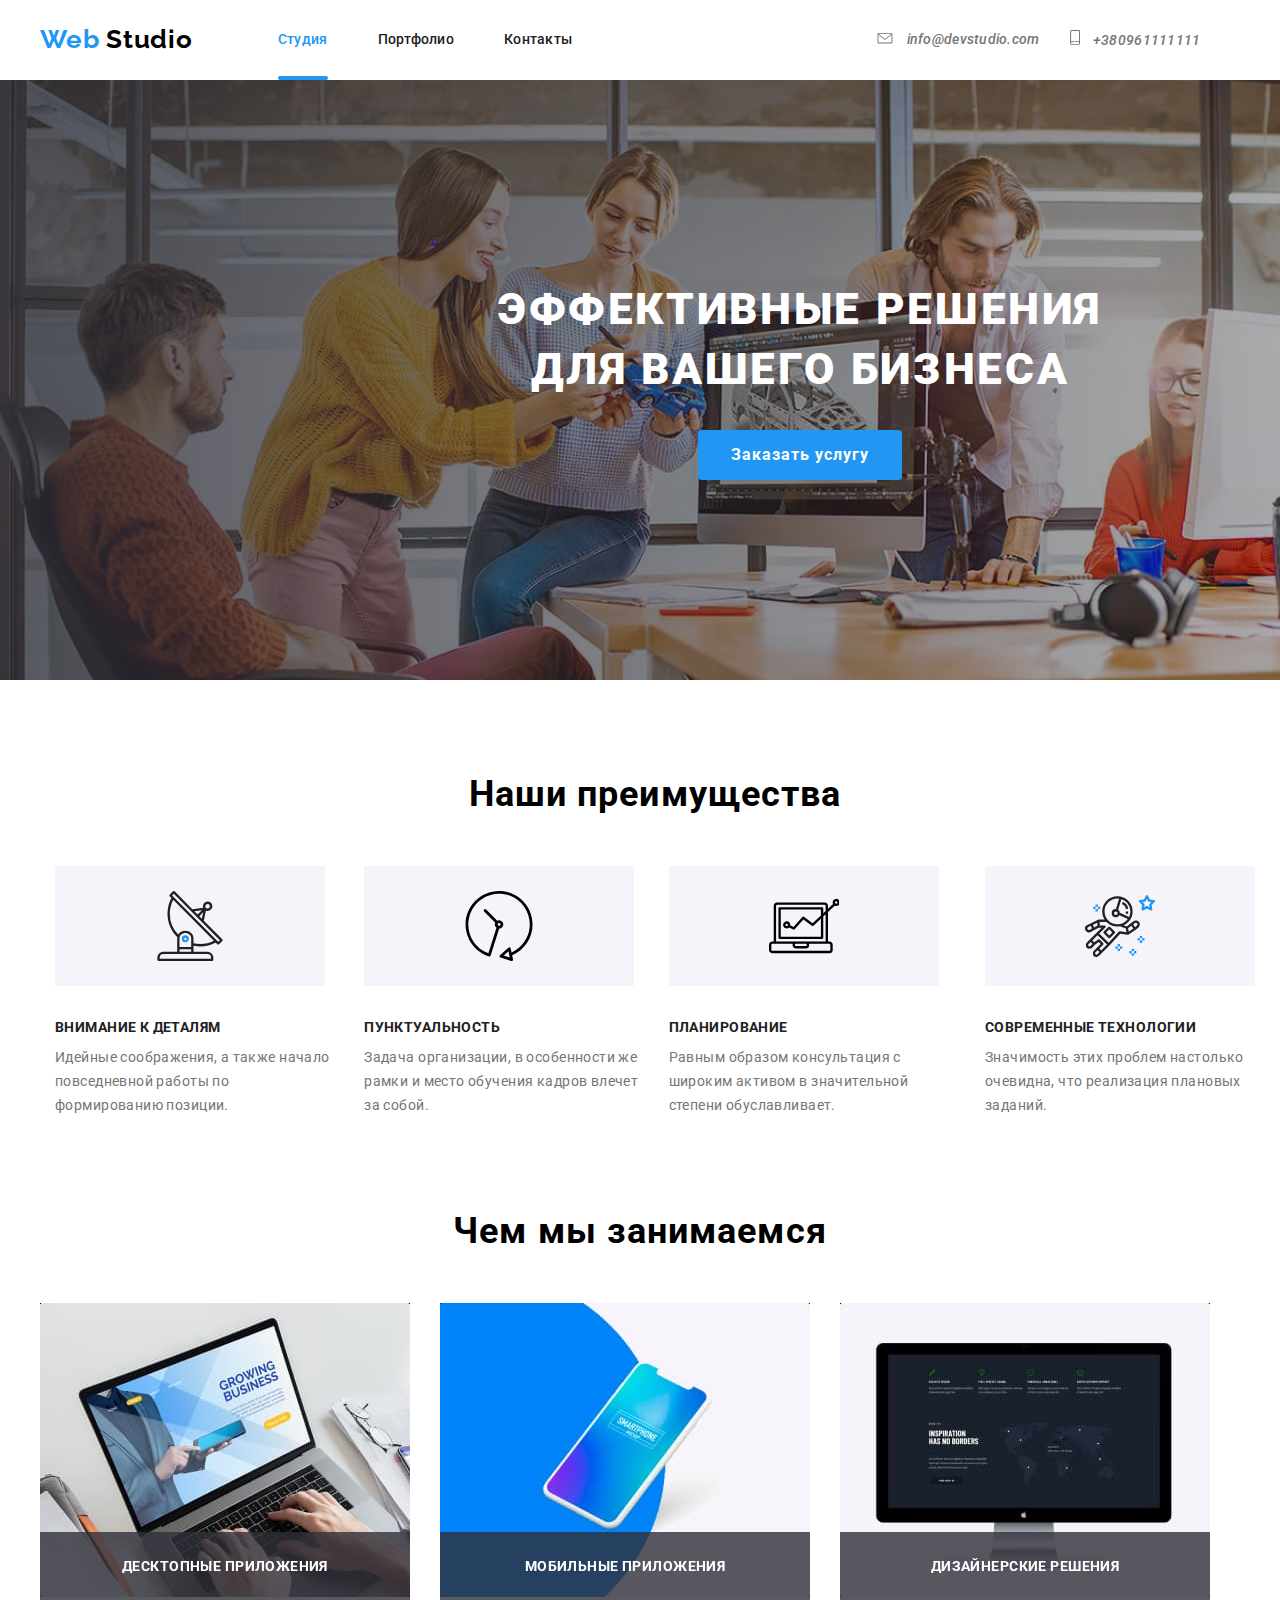
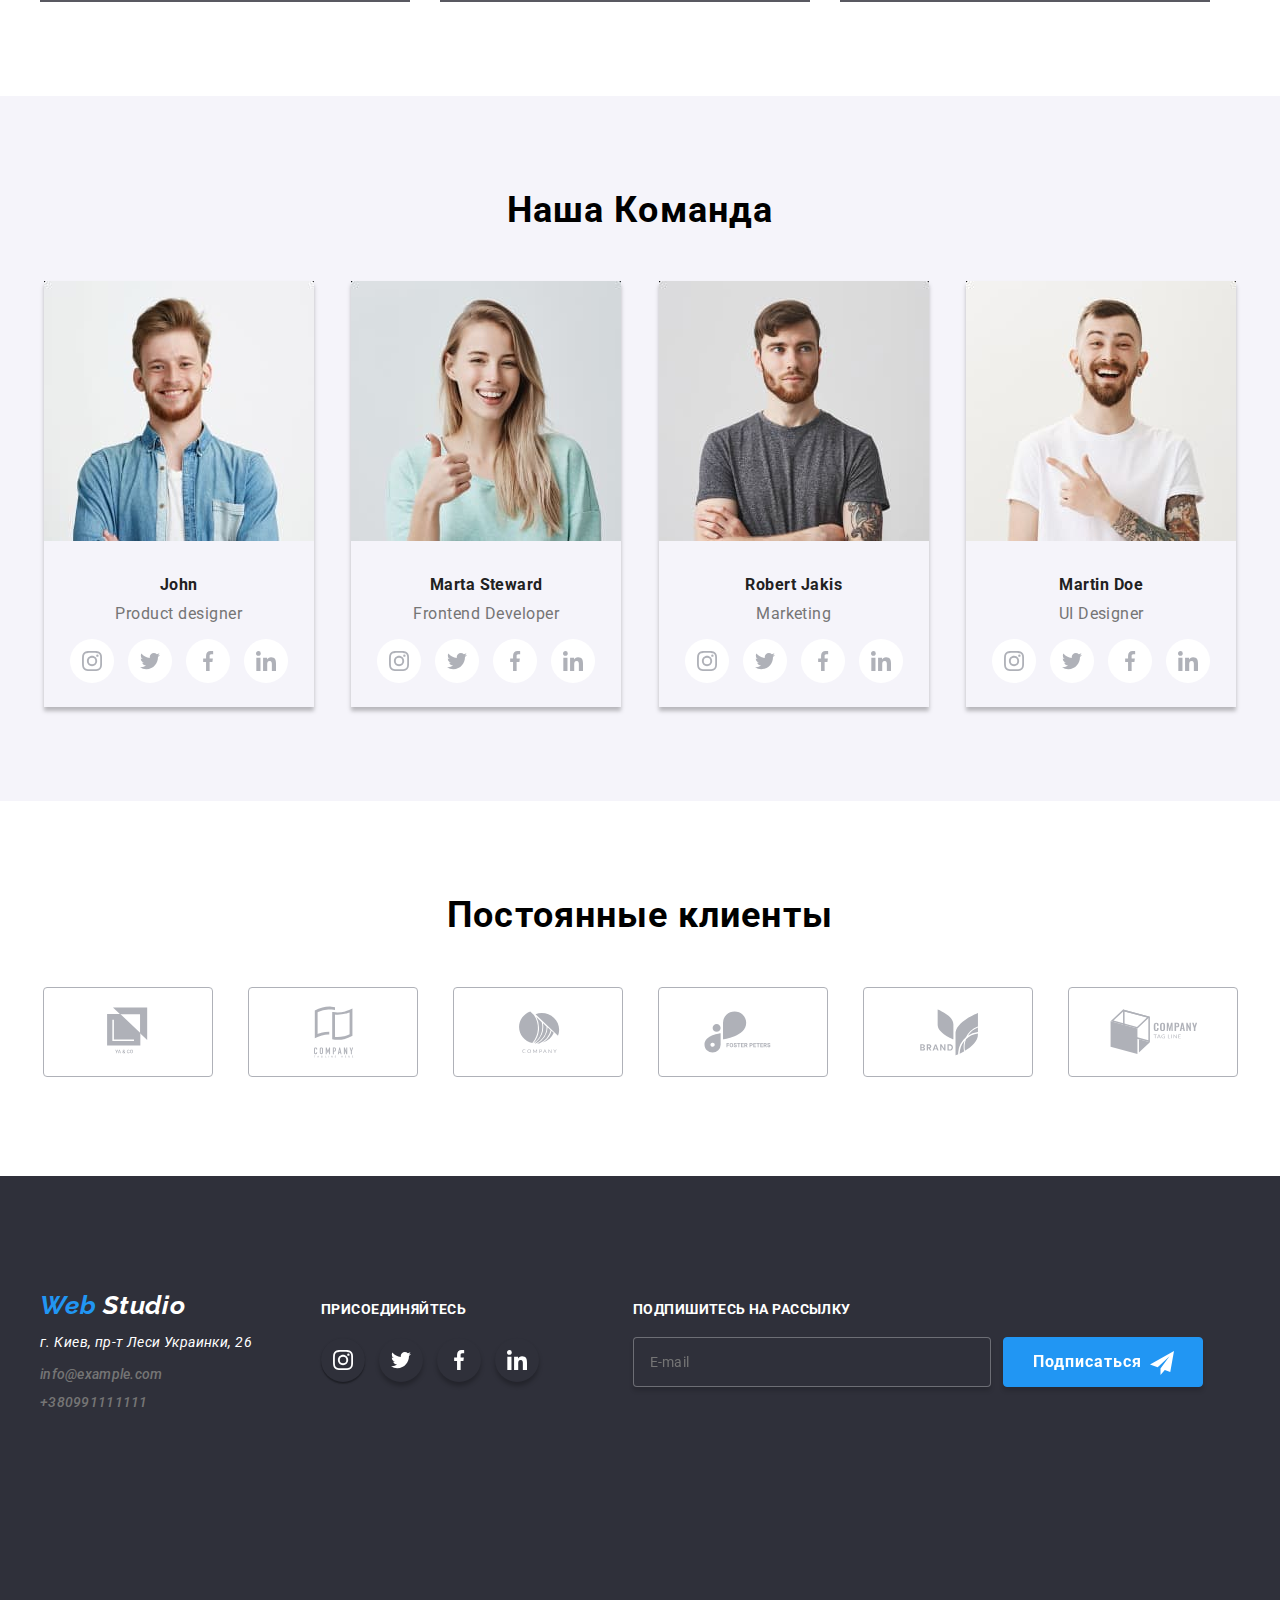
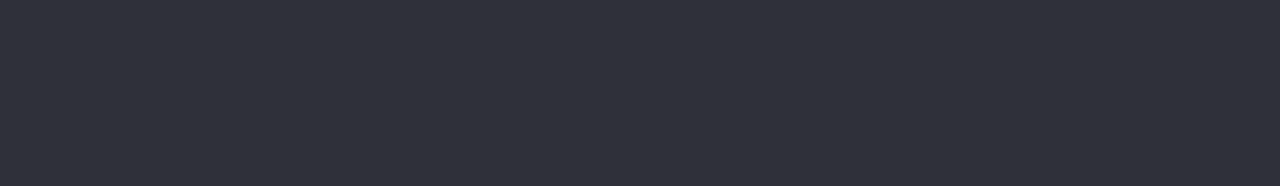
<file: index.html>
<!DOCTYPE html>
<html lang="ru">
  <head>
    <meta charset="UTF-8" />
    <meta name="viewport" content="width=device-width, initial-scale=1.0" />
    <title>Web Studio</title>
    <link
      href="https://fonts.googleapis.com/css2?family=Raleway:wght@700&family=Roboto:wght@400;500;700;900&display=swap"
      rel="stylesheet"
    />
    <link
      rel="stylesheet"
      href="https://cdnjs.cloudflare.com/ajax/libs/modern-normalize/0.6.0/modern-normalize.min.css"
    />
    <link rel="stylesheet" href="./css/styles.css" />
  </head>

  <body>
    <header>
      <nav class="navigation-link container">
        <a href="" class="logo"
          ><span class="logo-accent">Web</span
          ><span class="logo-studio"> Studio</span></a
        >
        <ul class="list site-nav">
          <li class="item"><a href="" class="link current">Студия</a></li>
          <li class="item">
            <a href="./portfolio.html" class="link">Портфолио</a>
          </li>
          <li class="item"><a href="" class="link">Контакты</a></li>
        </ul>
        <address>
          <ul class="list auth-nav">
            <li class="item mail-adress">
              <a href="mailto:info@devstudio.com" class="link contact">
                <svg class="mail-svg" aria-label="маленький конверт">
                  <use href="./images/sprite.svg#icon-envelope"></use>
                </svg>
                info@devstudio.com</a
              >
            </li>
            <li class="item phone">
              <a href="tel:+380961111111" class="link contact">
                <svg class="tel-svg" aria-label="маленький телефон">
                  <use href="./images/sprite.svg#icon-smartphone"></use>
                </svg>
                +380961111111</a
              >
            </li>
          </ul>
        </address>
      </nav>
    </header>
    <!-- Секция herro -->
    <div>
      <section class="hero">
        <h1 class="title-hero">ЭФФЕКТИВНЫЕ РЕШЕНИЯ ДЛЯ ВАШЕГО БИЗНЕСА</h1>
        <!-- Здесь будет background-image, сделанный при помощи стилей -->

        <button type="button" class="button-hero" data-modal-open>
          Заказать услугу
        </button>
      </section>
    </div>
    <div class="backdrop is-hidden" data-modal>
      <div class="modal">
        <b class="modal-title">Оставьте свои данные, мы вам перезвоним</b>
        <form>
          <div class="form-field">
            <input type="text" name="name" id="name" placeholder=" " />
            <label for="name" class="form-label">Имя</label>

            <svg class="icon">
              <use href="./images/sprite.svg#icon-person-icon"></use>
            </svg>
          </div>

          <div class="form-field">
            <input type="tel" name="phone" id="phone" placeholder=" " />
            <label for="phone" class="form-label">Телефон</label>

            <svg class="icon">
              <use href="./images/sprite.svg#icon-phone-modal-icon"></use>
            </svg>
          </div>

          <div class="form-field">
            <input type="email" name="email" id="email" placeholder=" " />
            <label for="email" class="form-label">Почта</label>
            <svg class="icon">
              <use href="./images/sprite.svg#icon-email-icon"></use>
            </svg>
          </div>

          <div class="form-field">
            <textarea name="comment"  cols="20" rows="10" placeholder="Комментарий"></textarea>
          </div>
        </form>

        <label class="checkbox"
          ><input type="checkbox" name="checkbox" class="input-checkbox" /><span
            class="icon-checkbox"
          ></span>
          <span class="checkbox-comment">
            Соглашаюсь с рассылкой и принимаю

            <a href="" class="modal-link">Условия договора</a>
          </span></label
        >

        <button type="button" class="close-button" data-modal-close>
          <svg class="close-icon">
            <use href="./images/sprite.svg#icon-close-icon"></use>
          </svg>
        </button>
        <button type="button" class="to-send">Отправить</button>
      </div>
    </div>
    <!-- Секция наши преимущества -->
    <section class="element container">
      <div class="container">
        <h2 class="section-title">Наши преимущества</h2>
        <ul class="list">
          <li class="background-item antenn">
            <div class="">
              <svg class="advantage-svg" aria-label="иконка антена">
                <use href="./images/sprite.svg#icon-antenna"></use>
              </svg>
            </div>
            <h3 class="advantage">ВНИМАНИЕ К ДЕТАЛЯМ</h3>
            <p class="advantage-comment">
              Идейные соображения, а также начало повседневной работы по
              формированию позиции.
            </p>
          </li>
          <li class="background-item clock">
            <div>
              <svg class="advantage-svg" aria-label="иконка часы">
                <use href="./images/sprite.svg#icon-clock"></use>
              </svg>
            </div>
            <h3 class="advantage">ПУНКТУАЛЬНОСТЬ</h3>
            <p class="advantage-comment">
              Задача организации, в особенности же рамки и место обучения кадров
              влечет за собой.
            </p>
          </li>
          <li class="background-item diagramm">
            <div>
              <svg class="advantage-svg" aria-label="маленький компьютер">
                <use href="./images/sprite.svg#icon-diagramm"></use>
              </svg>
            </div>
            <h3 class="advantage">ПЛАНИРОВАНИЕ</h3>
            <p class="advantage-comment">
              Равным образом консультация с широким активом в значительной
              степени обуславливает.
            </p>
          </li>
          <li class="background-item astronaut">
            <div>
              <svg class="advantage-svg" aria-label="иконка астронавт">
                <use href="./images/sprite.svg#icon-astronaut"></use>
              </svg>
            </div>
            <h3 class="advantage">СОВРЕМЕННЫЕ ТЕХНОЛОГИИ</h3>
            <p class="advantage-comment">
              Значимость этих проблем настолько очевидна, что реализация
              плановых заданий.
            </p>
          </li>
        </ul>
      </div>
    </section>
    <!-- Секция-Чем мы занимаемся -->
    <section class="service">
      <div class="container">
        <h2 class="services-title">Чем мы занимаемся</h2>
        <ul class="list">
          <li class="service-item">
            <img src="./images/computer.jpg " alt="Компьютер" />

            <a href="" class="services">Десктопные приложения</a>
          </li>
          <li class="service-item">
            <img src="./images/phone.jpg" alt="телефон" />

            <a href="" class="services">Мобильные приложения</a>
          </li>
          <li class="service-item">
            <img src="./images/monitor.jpg" alt="монитор" />

            <a href="" class="services">Дизайнерские решения</a>
          </li>
        </ul>
      </div>
    </section>
    <!-- Секция- Список специалистов -->
    <section class="ouver-team">
      <div class="container">
        <h2 class="team">Наша Команда</h2>

        <ul class="list social-list">
          <li class="john">
            <div>
              <img src="./images/our-team/john.jpg" alt="фото-портрет" />

              <p class="name"><b>John</b></p>
              <p class="position">Product designer</p>
            </div>

            <address>
              <ul class="list">
                <li>
                  <a href="" target="_blank" class="social-link">
                    <svg
                      class="inst-svg social-svg"
                      width="20"
                      height="20"
                      aria-label="иконка инстаграмм"
                    >
                      <use href="./images/sprite.svg#icon-instagramm"></use>
                    </svg>
                  </a>
                  <a
                    href=""
                    target="_blank"
                    class="social-link"
                    aria-label="иконка твиттер"
                  >
                    <svg
                      class="twitter-svg social-svg"
                      width="20px"
                      height="20px"
                    >
                      <use href="./images/sprite.svg#icon-twitter"></use>
                    </svg>
                  </a>
                  <a href="" target="_blank" class="social-link">
                    <svg
                      class="facebook-svg social-svg"
                      width="20px"
                      height="20px"
                      aria-label="иконка фейсбук"
                    >
                      <use href="./images/sprite.svg#icon-facebook"></use>
                    </svg>
                  </a>

                  <a
                    href=""
                    target="_blank"
                    class="social-link"
                    aria-label="иконка линкедин"
                  >
                    <svg class="linkedin-svg social-svg" width="20" height="20">
                      <use href="./images/sprite.svg#icon-linkedin"></use>
                    </svg>
                  </a>
                </li>
              </ul>
            </address>
          </li>
          <li class="marta">
            <div>
              <img src="./images/our-team/marta.jpg" alt="фото-портрет" />

              <p class="name"><b>Marta Steward</b></p>
              <p class="position">Frontend Developer</p>
            </div>

            <address>
              <ul class="list">
                <li>
                  <a href="" target="_blank" class="social-link">
                    <svg
                      class="inst-svg social-svg"
                      width="20"
                      height="20"
                      aria-label="иконка инстаграм"
                    >
                      <use href="./images/sprite.svg#icon-instagramm"></use>
                    </svg>
                  </a>
                  <a
                    href=""
                    target="_blank"
                    class="social-link"
                    aria-label="иконка твиттер"
                  >
                    <svg
                      class="twitter-svg social-svg"
                      width="20px"
                      height="20px"
                    >
                      <use href="./images/sprite.svg#icon-twitter"></use>
                    </svg>
                  </a>
                  <a
                    href=""
                    target="_blank"
                    class="social-link"
                    aria-label="иконка фейсбук"
                  >
                    <svg
                      class="facebook-svg social-svg"
                      width="20px"
                      height="20px"
                    >
                      <use href="./images/sprite.svg#icon-facebook"></use>
                    </svg>
                  </a>

                  <a
                    href=""
                    target="_blank"
                    class="social-link"
                    aria-label="иконка линкедин"
                  >
                    <svg class="linkedin-svg social-svg" width="20" height="20">
                      <use href="./images/sprite.svg#icon-linkedin"></use>
                    </svg>
                  </a>
                </li>
              </ul>
            </address>
          </li>
          <li class="robert">
            <div>
              <img src="./images/our-team/robert.jpg" alt="фото-портрет" />

              <p class="name"><b>Robert Jakis</b></p>
              <p class="position">Marketing</p>
            </div>

            <address>
              <ul class="list">
                <li>
                  <a
                    href=""
                    target="_blank"
                    class="social-link"
                    aria-label="иконка инстаграм"
                  >
                    <svg class="inst-svg social-svg" width="20" height="20">
                      <use href="./images/sprite.svg#icon-instagramm"></use>
                    </svg>
                  </a>
                  <a
                    href=""
                    target="_blank"
                    class="social-link"
                    aria-label="иконка твиттер"
                  >
                    <svg
                      class="twitter-svg social-svg"
                      width="20px"
                      height="20px"
                    >
                      <use href="./images/sprite.svg#icon-twitter"></use>
                    </svg>
                  </a>
                  <a
                    href=""
                    target="_blank"
                    class="social-link"
                    aria-label="иконка фейсбук"
                  >
                    <svg
                      class="facebook-svg social-svg"
                      width="20px"
                      height="20px"
                    >
                      <use href="./images/sprite.svg#icon-facebook"></use>
                    </svg>
                  </a>

                  <a href="" target="_blank" class="social-link">
                    <svg
                      class="linkedin-svg social-svg"
                      width="20"
                      height="20"
                      aria-label="иконка твиттер"
                    >
                      <use href="./images/sprite.svg#icon-linkedin"></use>
                    </svg>
                  </a>
                </li>
              </ul>
            </address>
          </li>

          <li class="martin">
            <div>
              <img src="./images/our-team/martin.jpg" alt="фото-портрет" />

              <p class="name"><b>Martin Doe</b></p>
              <p class="position">UI Designer</p>
            </div>

            <address>
              <ul class="list">
                <li>
                  <a href="" target="_blank" class="social-link">
                    <svg
                      class="inst-svg social-svg"
                      width="20"
                      height="20"
                      aria-label="иконка инстаграмм"
                    >
                      <use href="./images/sprite.svg#icon-instagramm"></use>
                    </svg>
                  </a>
                  <a
                    href=""
                    target="_blank"
                    class="social-link"
                    aria-label="иконка твиттер"
                  >
                    <svg
                      class="twitter-svg social-svg"
                      width="20px"
                      height="20px"
                    >
                      <use href="./images/sprite.svg#icon-twitter"></use>
                    </svg>
                  </a>
                  <a href="" target="_blank" class="social-link">
                    <svg
                      class="facebook-svg social-svg"
                      width="20px"
                      height="20px"
                      aria-label="иконка фейсбук"
                    >
                      <use href="./images/sprite.svg#icon-facebook"></use>
                    </svg>
                  </a>

                  <a
                    href=""
                    target="_blank"
                    class="social-link"
                    aria-label="иконка линкедин"
                  >
                    <svg class="linkedin-svg social-svg" width="20" height="20">
                      <use href="./images/sprite.svg#icon-linkedin"></use>
                    </svg>
                  </a>
                </li>
              </ul>
            </address>
          </li>
        </ul>
      </div>
    </section>
    <!-- Дальше идет секция "Постоянные клиенты" -->
    <section class="clients flex-block">
      <div class="container">
        <h2 class="clients-title">Постоянные клиенты</h2>
        <ul class="list">
          <li>
            <a href="" class="ouver-clients">
              <svg
                class="clients-svg"
                width="170"
                height="90"
                aria-label="первый клиент"
              >
                <use href="./images/sprite.svg#icon-client-1"></use>
              </svg>
            </a>
          </li>
          <li>
            <a href="" class="ouver-clients">
              <svg
                class="clients-svg"
                width="170"
                height="90"
                aria-label="второй клиент"
              >
                <use href="./images/sprite.svg#icon-client-2"></use>
              </svg>
            </a>
          </li>
          <li>
            <a href="" class="ouver-clients">
              <svg
                class="clients-svg"
                width="170"
                height="90"
                aria-label="третий клиент"
              >
                <use href="./images/sprite.svg#icon-client-3"></use></svg
            ></a>
          </li>
          <li>
            <a href="" class="ouver-clients">
              <svg
                class="clients-svg"
                width="170"
                height="90"
                aria-label="четвертый клиент"
              >
                <use href="./images/sprite.svg#icon-client-4"></use></svg
            ></a>
          </li>
          <li>
            <a href="" class="ouver-clients">
              <svg
                class="clients-svg"
                width="170"
                height="90"
                aria-label="пятый клиент"
              >
                <use href="./images/sprite.svg#icon-client-5"></use></svg
            ></a>
          </li>
          <li>
            <a href="" class="ouver-clients">
              <svg
                class="clients-svg"
                width="170"
                height="90"
                aria-label="шестой клиент"
              >
                <use href="./images/sprite.svg#icon-client-6"></use></svg
            ></a>
          </li>
        </ul>
      </div>
    </section>
    <footer class="visit">
      <!-- <h3>Контакты</h3> -->

      <div class="container test">
        <address>
          <div class="footer-contact">
            <ul class="list">
              <li>
                <a href="" class="logo"
                  ><span class="web-foot">Web</span>
                  <span class="studio-foot">Studio</span>
                </a>
              </li>
              <li class="adress-contact">г. Киев, пр-т Леси Украинки, 26</li>
              <li>
                <a href="mailto:info@example.com" class="link contact"
                  >info@example.com</a
                >
              </li>
              <li>
                <a href="tel:+380991111111" class="link contact"
                  >+380991111111</a
                >
              </li>
            </ul>
          </div>
        </address>
        <div class="foot-link">
          <h2 class="call">Присоединяйтесь</h2>
          <ul class="list">
            <li>
              <a href="" target="_blank" class="foot-social inst">
                <svg
                  class="inst-svg social-svg"
                  width="20"
                  height="20"
                  aria-label="иконка инстаграм"
                >
                  <use href="./images/sprite.svg#icon-instagramm"></use>
                </svg>
              </a>

              <a
                href=""
                target="_blank"
                class="foot-social twitt"
                aria-label="иконка твиттер"
              >
                <svg class="twitter-svg social-svg" width="20px" height="20px">
                  <use href="./images/sprite.svg#icon-twitter"></use>
                </svg>
              </a>
              <a href="" target="_blank" class="foot-social face">
                <svg
                  class="facebook-svg social-svg"
                  width="20px"
                  height="20px"
                  aria-label="иконка фейсбук"
                >
                  <use href="./images/sprite.svg#icon-facebook"></use>
                </svg>
              </a>
              <a href="" target="_blank" class="foot-social linked-in">
                <svg
                  class="linkedin-svg social-svg"
                  width="20"
                  height="20"
                  aria-label="иконка линкедин"
                >
                  <use href="./images/sprite.svg#icon-linkedin"></use>
                </svg>
              </a>
            </li>
          </ul>
        </div>
        <!-- <p class="author">2020 | Developed by GoIT Students</p> -->
        <form class="subscribe-form">
          <b class="a-call">подпишитесь на рассылку</b>
          <div class="email-adress">
            <input
              type="email"
              id="email-adress"
              name="email-adress"
              class="email-input"
              placeholder="E-mail"
            />
            <label for="email-adress" class="email-adress"> </label>
            <button type="button" class="subscribe-button">
              Подписаться<span class="icon-send"></span>
            </button>
          </div>
        </form>
      </div>
    </footer>
    <script >(() => {
      const refs = {
        openModalBtn: document.querySelector('[data-modal-open]'),
        closeModalBtn: document.querySelector('[data-modal-close]'),
        modal: document.querySelector('[data-modal]'),
      };
    
      refs.openModalBtn.addEventListener('click', toggleModal);
      refs.closeModalBtn.addEventListener('click', toggleModal);
    
      function toggleModal() {
        refs.modal.classList.toggle('is-hidden');
      }
    })();</script>
  </body>
</html>
</file>
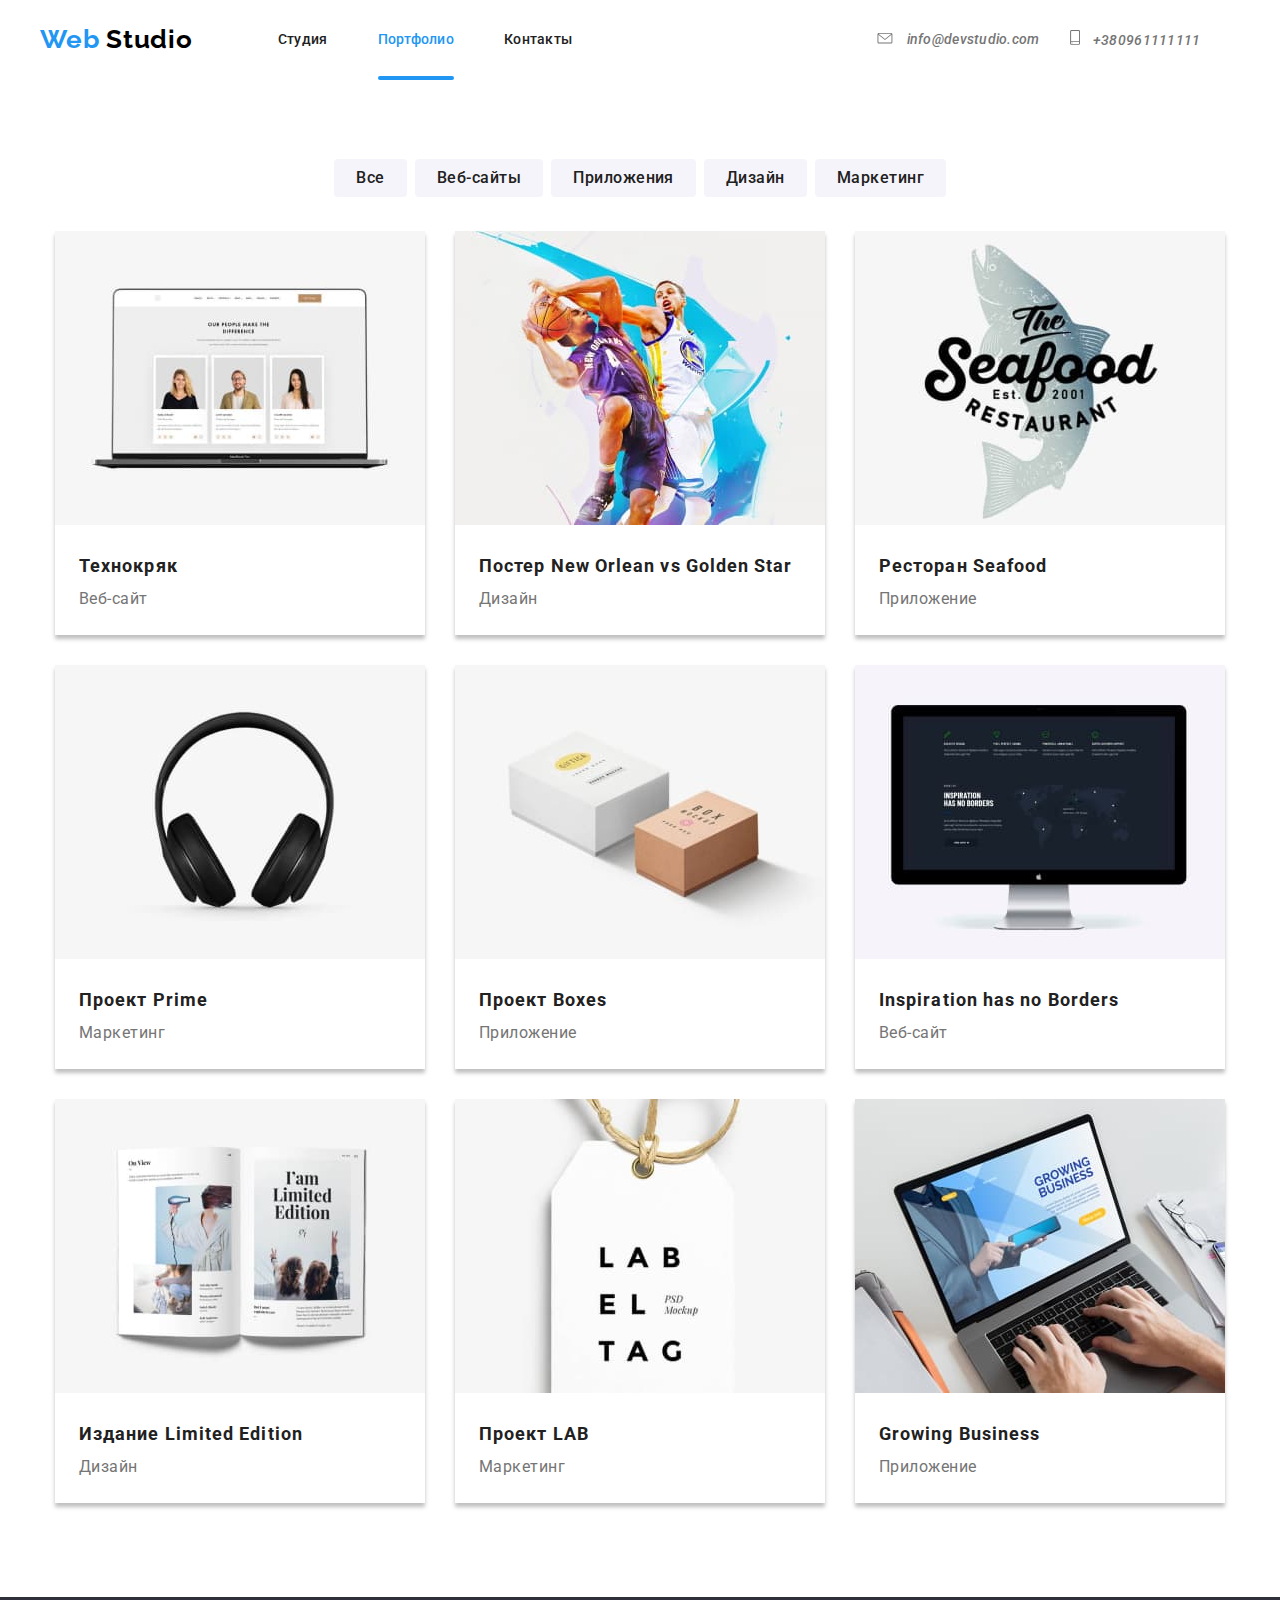
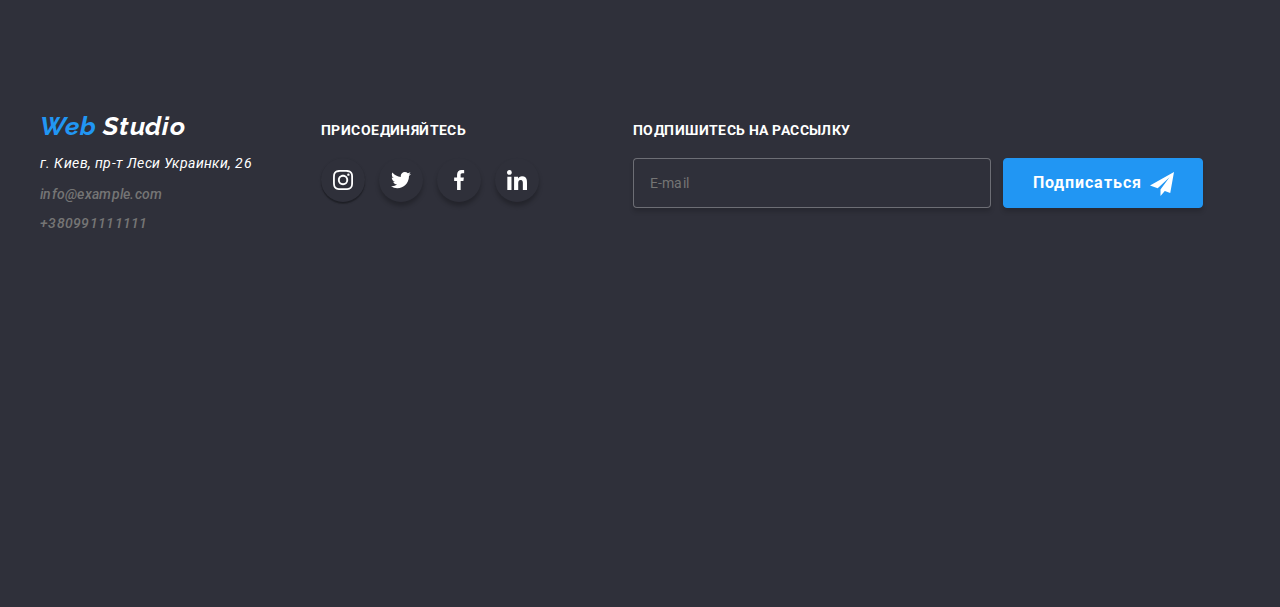
<file: portfolio.html>
<!DOCTYPE html>
<html lang="ru">
  <head>
    <meta charset="UTF-8" />
    <meta name="viewport" content="width=device-width, initial-scale=1.0" />
    <title>portfolio</title>
    <link
      href="https://fonts.googleapis.com/css2?family=Raleway:wght@700&family=Roboto:wght@400;500;700;900&display=swap"
      rel="stylesheet"
    />
    <link
      rel="stylesheet"
      href="https://cdnjs.cloudflare.com/ajax/libs/modern-normalize/0.6.0/modern-normalize.min.css"
    />
    <link rel="stylesheet" href="./css/styles.css" />
  </head>

  <body>
    <header>
      <nav class="navigation-link container">
        <a href="" class="logo"
          ><span class="logo-accent">Web</span
          ><span class="logo-studio"> Studio</span></a
        >
        <ul class="list site-nav">
          <li class="item">
            <a href="index.html" class="link">Студия</a>
          </li>
          <li class="item">
            <a href="" class="link current portfolio-link">Портфолио</a>
          </li>
          <li class="item"><a href="" class="link">Контакты</a></li>
        </ul>
        <address>
          <ul class="list auth-nav">
            <li class="item mail-adress">
              <a href="mailto:info@devstudio.com" class="link contact">
                <svg class="mail-svg" aria-label="маленький конверт">
                  <use href="./images/sprite.svg#icon-envelope"></use>
                </svg>
                info@devstudio.com</a
              >
            </li>
            <li class="item phone">
              <a href="tel:+380961111111" class="link contact">
                <svg class="tel-svg" aria-label="маленький телефон">
                  <use href="./images/sprite.svg#icon-smartphone"></use>
                </svg>
                +380961111111</a
              >
            </li>
          </ul>
        </address>
      </nav>
    </header>
    <main>
      <!-- Секция-галлерея услуг -->
      <section class="gallery container">
        <div>
          <!-- <h1> - в будущем это скрытый заголовок -->
          <h1 class="visually-hidden">Портфолио</h1>
          <!-- <h2> - в будущем это скрытый заголовок -->
          <h2 class="visually-hidden">Галлерея услуг</h2>
          <ul class="list portfolio-item">
            <li>
              <button type="button" class="portfolio-button">
                Все
              </button>
            </li>
            <li>
              <button type="button" class="portfolio-button">Веб-сайты</button>
            </li>
            <li>
              <button type="button" class="portfolio-button">Приложения</button>
            </li>
            <li>
              <button type="button" class="portfolio-button">Дизайн</button>
            </li>
            <li>
              <button type="button" class="portfolio-button">Маркетинг</button>
            </li>
          </ul>
          <ul class="list flex-gallery">
            <li class="gallery-item">
              <a href="" class="link">
                <div class="product">
                  <img
                    src="./images/gallery/team-item.jpg"
                    alt="специалисты в мониторе"
                  />
                  <div class="overlay">
                    <p class="text-overlay">
                      Технокряк это современная площадка распространения
                      коронавируса. Компании используют эту платформу для
                      цифрового шпионажа и атак на защищённые сервера
                      конкурентов.
                    </p>
                  </div>
                </div>

                <h3 class="portfolio-title">Технокряк</h3>
                <p class="portfolio-service">Веб-сайт</p>
              </a>
            </li>
            <li class="gallery-item">
              <a href="" class="link">
                <div class="product">
                  <img
                    src="./images/gallery/sport-design.jpg"
                    alt="Баскетболисты"
                  />
                  <div class="overlay">
                    <p class="text-overlay">
                      Lorem ipsum dolor sit amet consectetur adipisicing elit.
                      Nihil tempora illum alias, minus quas illo.
                    </p>
                  </div>
                </div>

                <h3 class="portfolio-title">
                  Постер New Orlean vs Golden Star
                </h3>
                <p class="portfolio-service">Дизайн</p>
              </a>
            </li>
            <li class="gallery-item">
              <a href="" class="link"
                ><div class="product">
                  <img
                    src="./images/gallery/seafood.jpg"
                    alt="логотип ресторана морепродуктов"
                  />
                  <div class="overlay">
                    <p class="text-overlay">
                      Lorem ipsum dolor sit amet consectetur adipisicing elit.
                      Quos optio inventore nulla impedit, at quibusdam?
                    </p>
                  </div>
                </div>

                <h3 class="portfolio-title">Ресторан Seafood</h3>
                <p class="portfolio-service">Приложение</p>
              </a>
            </li>
            <li class="gallery-item">
              <a href="" class="link"
                ><div class="product">
                  <img src="./images/gallery/headphones.jpg" alt="наушники" />
                  <div class="overlay">
                    <p class="text-overlay">
                      Lorem ipsum dolor sit amet consectetur, adipisicing elit.
                      Laudantium rem ipsum, provident voluptate asperiores
                      totam?
                    </p>
                  </div>
                </div>

                <h3 class="portfolio-title">Проект Prime</h3>
                <p class="portfolio-service">Маркетинг</p>
              </a>
            </li>
            <li class="gallery-item">
              <a href="" class="link"
                ><div class="product">
                  <img src="./images/gallery/boxes.jpg" alt="две коробки" />

                  <div class="overlay">
                    <p class="text-overlay">
                      Lorem ipsum dolor sit amet consectetur adipisicing elit.
                      Nisi cumque autem placeat, deleniti quibusdam soluta!
                    </p>
                  </div>
                </div>

                <h3 class="portfolio-title">Проект Boxes</h3>
                <p class="portfolio-service">Приложение</p>
              </a>
            </li>
            <li class="gallery-item">
              <a href="" class="link"
                ><div class="product">
                  <img
                    src="./images/gallery/monitor.jpg"
                    alt="экран монитора"
                  />
                  <div class="overlay">
                    <p class="text-overlay">
                      Lorem ipsum, dolor sit amet consectetur adipisicing elit.
                      Magni odio, velit adipisci autem dicta quaerat.
                    </p>
                  </div>
                </div>

                <h3 class="portfolio-title">Inspiration has no Borders</h3>
                <p class="portfolio-service">Веб-сайт</p>
              </a>
            </li>
            <li class="gallery-item">
              <a href="" class="link"
                ><div class="product">
                  <img src="./images/gallery/newspaper.jpg" alt="газета" />
                  <div class="overlay">
                    <p class="text-overlay">
                      Lorem ipsum dolor sit amet consectetur adipisicing elit.
                      Eaque inventore et rerum voluptatem hic harum?
                    </p>
                  </div>
                </div>

                <h3 class="portfolio-title">Издание Limited Edition</h3>
                <p class="portfolio-service">Дизайн</p>
              </a>
            </li>
            <li class="gallery-item">
              <a href="" class="link"
                ><div class="product">
                  <img src="./images/gallery/label.jpg" alt="эмблема " />
                  <div class="overlay">
                    <p class="text-overlay">
                      Lorem ipsum dolor sit, amet consectetur adipisicing elit.
                      Ea, incidunt minima assumenda officiis commodi ipsam.
                    </p>
                  </div>
                </div>

                <h3 class="portfolio-title">Проект LAB</h3>
                <p class="portfolio-service">Маркетинг</p>
              </a>
            </li>
            <li class="gallery-item">
              <a href="" class="link"
                ><div class="product">
                  <img
                    src="./images/gallery/user-monitor.jpg"
                    alt="пользователь с ноутбуком"
                  />
                  <div class="overlay">
                    <p class="text-overlay">
                      Lorem ipsum dolor, sit amet consectetur adipisicing elit.
                      Vero eligendi soluta porro sit id facere.
                    </p>
                  </div>
                </div>

                <h3 class="portfolio-title">Growing Business</h3>
                <p class="portfolio-service">Приложение</p>
              </a>
            </li>
          </ul>
        </div>
      </section>
    </main>
    <footer class="visit">
      <!-- <h3>Контакты</h3> -->

      <div class="container test">
        <address>
          <div class="footer-contact">
            <ul class="list">
              <li>
                <a href="" class="logo"
                  ><span class="web-foot">Web</span>
                  <span class="studio-foot">Studio</span>
                </a>
              </li>
              <li class="adress-contact">г. Киев, пр-т Леси Украинки, 26</li>
              <li>
                <a href="mailto:info@example.com" class="link contact"
                  >info@example.com</a
                >
              </li>
              <li>
                <a href="tel:+380991111111" class="link contact"
                  >+380991111111</a
                >
              </li>
            </ul>
          </div>
        </address>
        <div class="foot-link">
          <h2 class="call">Присоединяйтесь</h2>
          <ul class="list">
            <li>
              <a href="" target="_blank" class="foot-social inst">
                <svg
                  class="inst-svg social-svg"
                  width="20"
                  height="20"
                  aria-label="иконка инстаграм"
                >
                  <use href="./images/sprite.svg#icon-instagramm"></use>
                </svg>
              </a>

              <a
                href=""
                target="_blank"
                class="foot-social twitt"
                aria-label="иконка твиттер"
              >
                <svg class="twitter-svg social-svg" width="20px" height="20px">
                  <use href="./images/sprite.svg#icon-twitter"></use>
                </svg>
              </a>
              <a href="" target="_blank" class="foot-social face">
                <svg
                  class="facebook-svg social-svg"
                  width="20px"
                  height="20px"
                  aria-label="иконка фейсбук"
                >
                  <use href="./images/sprite.svg#icon-facebook"></use>
                </svg>
              </a>
              <a href="" target="_blank" class="foot-social linked-in">
                <svg
                  class="linkedin-svg social-svg"
                  width="20"
                  height="20"
                  aria-label="иконка линкедин"
                >
                  <use href="./images/sprite.svg#icon-linkedin"></use>
                </svg>
              </a>
            </li>
          </ul>
        </div>
        <!-- <p class="author">2020 | Developed by GoIT Students</p> -->
        <form class="subscribe-form">
          <b class="a-call">подпишитесь на рассылку</b>
          <div class="email-adress">
            <input
              type="email"
              id="email-adress"
              name="email-adress"
              class="email-input"
              placeholder="E-mail"
            />
            <label for="email-adress" class="email-adress"> </label>
            <button type="button" class="subscribe-button">
              Подписаться<span class="icon-send"></span>
            </button>
          </div>
        </form>
      </div>
    </footer>
  </body>
</html>
</file>
<file: css/styles.css>
/* Цвет основного текста #212121 */
/* Цвет вторичного текста #757575 */
/* Белый #FFFFFF */
/* Акцент #2196F3 */

/* Вторичный цвет фона #F5F4FA */
/* фоновый цвет футера #2F303A */

/* Палитра цветов */
:root {
  --primery-text-color: #212121;
  --title-text-color: #757575;
  --accent-color: #2196f3;
  --primery-background-color: #e5e5e5;
  --secondary-background-color: #f5f4fa;
  --white-color: #ffffff;
  --footer-color: #2f303a;
}
body {
  background-color: var(--white-color);
  font-family: Roboto, sans-serif;
  margin: 0px;
}
h2 {
  font-weight: 700;
  font-size: 36px;
  line-height: 1.16;
  text-align: center;
  letter-spacing: 0.03em;
  margin-top: 0px;
  margin-bottom: 0px;
}
.container {
  width: 1230px;
  margin-left: auto;
  margin-right: auto;
  padding-left: 15px;
  padding-right: 15px;
  /* outline: 1px solid black; */
}
.visually-hidden {
  visibility: hidden;
}

/* Стиллизация логотипа */
.logo-accent {
  color: var(--accent-color);
}
.logo-studio {
  color: #000000;
}
.logo {
  text-decoration: none;
  font-family: Raleway, sans-serif;
  font-weight: 700;
  font-size: 26px;
  line-height: 1.2;
  letter-spacing: 0.03em;
}
.list {
  list-style: none;
  margin-top: 0px;
  margin-bottom: 0px;
  padding-left: 0px;
}
/* Навигационные ссылки */
.site-nav {
  display: flex;
  margin-left: 85px;
}
.site-nav li {
  margin-right: 50px;
}
.site-nav .item:last-child {
  margin-right: 0px;
}
.site-nav .link {
  display: block;
  padding-top: 32px;
  padding-bottom: 32px;
}

.auth-nav {
  display: flex;
  margin-left: 305px;
}
.auth-nav .item + .item {
  margin-left: 30px;
}

.list .link.current {
  color: var(--accent-color);
  position: relative;
}
.list .link.current::after {
  content: '';
  display: block;
  width: 100%;
  height: 4px;
  background-color: var(--accent-color);
  border-radius: 2px;
  position: absolute;
  left: 0;
  bottom: 0;
}
.list .link.portfolio-link::after {
  content: '';
  display: block;
  width: 100%;
  height: 4px;
  background-color: var(--accent-color);
  border-radius: 10px;
  position: absolute;
  left: 0;
  bottom: 0;
}

.link {
  color: var(--primery-text-color);
  text-decoration: none;

  font-weight: 500;
  font-size: 14px;
  line-height: 1.14;
  letter-spacing: 0.02em;
  transition: color 250ms cubic-bezier(0.4, 0, 0.2, 1);
}
.navigation-link {
  display: flex;
  align-items: center;
  margin-bottom: 0px;
}
.link:hover {
  color: var(--accent-color);
}
.link:focus {
  color: var(--accent-color);
}
.contact {
  color: var(--title-text-color);
  transition: color 250ms cubic-bezier(0.4, 0, 0.2, 1);
}
.contact:hover {
  color: var(--accent-color);
  transition: translate(color);
}
.contact:focus {
  color: var(--accent-color);
  transition: translate(color);
}
.mail-svg {
  width: 16px;
  height: 11.2px;
  margin-right: 10px;
  fill: currentColor;
}
.tel-svg {
  width: 10px;
  height: 14.94px;
  margin-right: 10px;
  fill: currentColor;
}

/* Стиллизация Hero */
.hero {
  text-align: center;
  margin: auto;
  padding: auto;
  margin-bottom: 94px;

  padding: 200px 480px 280px 480px;

  width: 1600px;
  height: 600px;

  background-image: linear-gradient(
      to right,
      rgba(47, 48, 58, 0.8),
      rgba(0, 0, 0, 0.25)
    ),
    url(../images/header-img.jpg);
}

.button-hero {
  display: inline-block;
  color: #ffffff;
  background-color: var(--accent-color);
  cursor: pointer;
  font-weight: 700;
  font-size: 16px;
  line-height: 1.8;
  text-align: center;
  letter-spacing: 0.06em;
  min-width: 200px;
  min-height: 50px;
  text-align: center;
  border-radius: 4px;
  padding: 10px 32px;
  border: 1px solid transparent;
  transition: background-color 250ms cubic-bezier(0.4, 0, 0.2, 1);
}

.button-hero:focus {
  background-color: rgba(47, 48, 58, 0.8);
}

.title-hero {
  color: #ffffff;

  margin-top: 0px;
  margin-bottom: 30px;

  font-weight: 900;
  font-size: 44px;
  line-height: 1.36;

  letter-spacing: 0.06em;
  text-transform: uppercase;
}
.backdrop {
  position: fixed;
  top: 0;
  left: 0;
  width: 100%;
  height: 100%;
  background-color: rgba(0, 0, 0, 0.2);
  transition: opacity 250ms cubic-bezier(0.4, 0, 0.2, 1);
}
.is-hidden {
  opacity: 0;
  pointer-events: none;
  translate: transition;
}
.modal {
  position: absolute;
  top: 50%;
  left: 50%;
  transform: translate(-50%, -50%);
  width: 528px;
  height: 581px;
  background-color: var(--white-color);
  box-shadow: 0px 2px 1px rgba(0, 0, 0, 0.2), 0px 1px 1px rgba(0, 0, 0, 0.14),
    0px 1px 3px rgba(0, 0, 0, 0.12);
  border: 1px solid rgba(0, 0, 0, 0.2);
  border-radius: 4px;
}
form {
  margin-left: auto;
  margin-right: auto;
  margin-bottom: 20px;
  /* outline: 2px solid tomato; */
  padding-bottom: 20px;
  width: 448px;
  height: 324px;
}
.modal-title {
  display: block;
  text-align: center;

  margin-top: 40px;
  margin-bottom: 30px;
  font-family: Roboto;
font-style: 400;
font-weight: 700;
font-size: 20px;
line-height: 1.1px;
letter-spacing: 0.03em;

}
.form-field {
  display: flex;
  flex-direction: column;
  position: relative;

  padding-bottom: 28px;
}
.form-field input {
  position: relative;
  width: 448px;
  height: 40px;
  padding-left: 42px;
  border: 1px solid rgba(0, 0, 0, 0.2);
  border-radius: 4px;
  /* appearance: none; */
}
.form-field:hover input {
  border: 1px solid var(--accent-color);
}

.form-field label {
  position: absolute;
  top: 12px;
  left: 42px;

  font-family: Roboto;
font-style: 400;
font-weight: 400;
font-size: 14px;
line-height: 16px;
letter-spacing: 0.01em;
  transition: top 250ms cubic-bezier(0.4, 0, 0.2, 1),
    left 250ms cubic-bezier(0.4, 0, 0.2, 1);
}
.form-field:focus-within > .form-label {
  color: var(--accent-color);
  top: -25%;
  left: 16px;
  transform: transition;
}
input:not(:placeholder-shown) + .form-label {
  color: var(--accent-color);
  top: -25%;
  left: 16px;
  transform: transition;
}
.icon {
  position: absolute;
  top: 11px;
  left: 16px;
  width: 18px;
  height: 18px;
  transition: fill 250ms cubic-bezier(0.4, 0, 0.2, 1);
}
.form-field:focus-within > .icon {
  fill: var(--accent-color);
  transform: tarnsition;
}

.form-field textarea {
  resize: none;
  width: 448px;
  height: 120px;
  padding: 20px;
  border: 1px solid rgba(0, 0, 0, 0.2);
  border-radius: 4px;
}
.form-field:hover textarea {
  border: 1px solid var(--accent-color);
}
::-webkit-input-placeholder {font-family: Roboto;
  font-style: normal;
  font-weight: normal;
  font-size: 14px;
  line-height: 16px;
  letter-spacing: 0.01em;}
::-moz-placeholder          {font-family: Roboto;
  font-style: normal;
  font-weight: normal;
  font-size: 14px;
  line-height: 16px;
  letter-spacing: 0.01em;}
:-ms-input-placeholder      {font-family: Roboto;
  font-style: normal;
  font-weight: normal;
  font-size: 14px;
  line-height: 16px;
  letter-spacing: 0.01em;}


.checkbox {
  position: fixed;
  display: inline-block;

  margin-left: 51px;
  margin-right: 51px;
  width: 423px;
  height: 24px;

  font-family: Roboto;
  font-style: normal;
  font-weight: normal;
  font-size: 14px;
  line-height: 0.6;
  letter-spacing: 0.03em;
}
.input-checkbox {
  -webkit-appearance: none;
  -moz-appearance: none;
  appearance: none;
  display: inline-block;
}
.icon-checkbox {
  position: absolute;
  top: 20%;
  left: 0%;
  display: inline-block;
  width: 16px;
  height: 15px;

  background-color: white;
  border: 2px solid black;
  border-radius: 2px;
  transition: background-color 250ms cubic-bezier(0.4, 0, 0.2, 1),
    border 250ms cubic-bezier(0.4, 0, 0.2, 1);
}
.input-checkbox:checked + .icon-checkbox {
  background-color: var(--accent-color);
  background-image: url(../images/vector.svg);
  background-size: contain;
  background-repeat: no-repeat;
  background-origin: border-box;
  border: 2px solid var(--accent-color);
  border-radius: 2px;
  transform: transition;
}
.checkbox-comment {
 display: inline-block;
padding-left: 21px;
 
font-family: Roboto;
font-style: normal;
font-weight: normal;
font-size: 14px;
line-height: 1.7px;
letter-spacing: 0.03em;

}
.modal-link {
  color: var(--accent-color);
}

.to-send {
  position: absolute;
  bottom: 40px;
  left: 164px;
  width: 200px;
  height: 50px;
  cursor: pointer;
  background-color: var(--accent-color);
  box-shadow: 0px 4px 4px rgba(0, 0, 0, 0.15);
  color: var(--white-color);
  border: 1px solid rgba(0, 0, 0, 0.2);
  border-radius: 4px;

  font-family: Roboto;
  font-style: normal;
  font-weight: bold;
  font-size: 16px;
  line-height: 0.5;
  letter-spacing: 0.06em;
}
.close-button {
  display: flex;
  align-items: center;
  position: absolute;
  top: 8px;
  right: 8px;
  width: 30px;
  height: 30px;
  cursor: pointer;

  background-color: white;
  border: 1px solid rgba(0, 0, 0, 0.2);
  border-radius: 50%;
  transition: fill 250ms cubic-bezier(0.4, 0, 0.2, 1);
}
.close-button:focus {
  fill: var(--accent-color);
  translate: transition;
}
.close-icon {
  width: 18px;
  height: 18px;
}

/* секция-наши преимущества */
.element {
  margin-bottom: 94px;
}
.element ul {
  display: flex;
}
.element li + li {
  margin-left: 30px;
}
.element .icons {
  margin-bottom: 30px;
}

.section-title {
  margin-top: 0px;
  margin-bottom: 50px;
}

.advantage,
.advantage-comment {
  margin-top: 0px;
  margin-bottom: 0px;
}
h3.advantage {
  color: var(--primery-text-color);

  font-weight: 700;
  font-size: 14px;
  line-height: 1.14;
  letter-spacing: 0.03em;
  text-transform: uppercase;
  margin-bottom: 10px;
}

.advantage-svg {
  width: 270px;
  height: 120px;
  background-color: var(--secondary-background-color);
  padding: 25px 100px;
  margin-bottom: 30px;
}

.advantage-comment {
  color: var(--title-text-color);
  font-weight: 400;
  font-size: 14px;
  line-height: 1.7;
  /* or 171% */

  letter-spacing: 0.03em;
}

/* Секция- чем мы занимаеся */
.service ul {
  display: flex;
  padding-left: 0px;
}
.service-item + .service-item {
  margin-left: 30px;
}
figure {
  margin-top: 0px;
  margin-bottom: 0px;
}
.service {
  margin-bottom: 94px;
}
.services-title {
  margin-bottom: 50px;
}
.service-item {
  position: relative;
}
.services {
  display: flex;
  justify-content: center;
  align-items: center;
  color: var(--white-color);
  position: absolute;
  left: 0;
  bottom: 0;
  width: 370px;
  height: 70px;
  background-color: rgba(47, 48, 58, 0.8);

  font-weight: 700;
  font-size: 14px;
  line-height: 1.5;
  text-align: center;
  letter-spacing: 0.03em;
  text-transform: uppercase;
  text-decoration: none;
  transition: color 250ms cubic-bezier(0.4, 0, 0.2, 1),
    background-color 250ms cubic-bezier(0.4, 0, 0.2, 1);
}
.services:hover {
  color: var(--accent-color);
  background-color: rgb(47, 48, 58);
}
.services:focus {
  color: var(--accent-color);
  background-color: rgb(47, 48, 58);
}
/* Секция- наша команда */
.team {
  margin-bottom: 50px;
}
.ouver-team {
  background-color: var(--secondary-background-color);
  margin-bottom: 94px;
  padding-bottom: 94px;
  padding-top: 94px;
  display: flex;
}
.ouver-team ul {
  display: flex;
  padding-left: 0px;
  justify-content: space-around;
}
.ouver-team li + li {
  margin-left: 30px;
}
.name {
  margin-top: 30px;
  color: var(--primery-text-color);

  font-weight: 500;
  font-size: 16px;
  line-height: 1.18;
  /* identical to box height */

  text-align: center;
  letter-spacing: 0.03em;
}

.position {
  margin-top: 10px;
  color: var(--title-text-color);

  font-weight: 400;
  font-size: 16px;
  line-height: 1.18;
  /* identical to box height */

  text-align: center;
  letter-spacing: 0.03em;
}
.social-list {
  display: flex;
  justify-content: center;
  padding: 0px;
}
.john,
.marta,
.robert,
.martin {
  box-shadow: 0px 4px 4px rgba(0, 0, 0, 0.25);
}
.social-link {
  display: inline-flex;
  justify-content: center;
  align-items: center;
  text-align: center;
  padding: 0px;
  margin-top: 16px;
  margin-bottom: 24px;
  width: 44px;
  height: 44px;
  color: #afb1b8;
  background-color: white;
  border: none;
  border-radius: 50%;
  transition: color 250ms cubic-bezier(0.4, 0, 0.2, 1),
    background-color 250ms cubic-bezier(0.4, 0, 0.2, 1);
}
.social-link:nth-child(-n + 3) {
  margin-right: 10px;
}
.social-link:hover {
  background-color: var(--accent-color);
  color: var(--white-color);
}
.social-link:focus {
  background-color: var(--accent-color);
  color: var(--white-color);
}
.social-svg {
  fill: currentColor;
}

/* Стилизация footer */
.visit {
  background-color: var(--footer-color);
  padding-top: 60px;
  padding-bottom: 60px;
}
/* Секция- Наши клиенты */
.flex-block {
  display: flex;
}
.flex-block ul {
  display: flex;
  justify-content: space-around;
}
.clients li + li {
  margin-left: 30px;
}
.clients {
  margin-bottom: 94px;
}
.clients-title {
  margin-bottom: 50px;
}
.ouver-clients {
  color: #afb1b8;
  transition: color 250ms cubic-bezier(0.4, 0, 0.2, 1);
}
.ouver-clients:hover {
  color: var(--accent-color);
}
.ouver-clients:focus {
  color: var(--accent-color);
}

.clients-svg {
  border: 1px solid #afb1b8;
  box-sizing: border-box;
  border-radius: 4px;
  fill: currentColor;
  transition: border 250ms cubic-bezier(0.4, 0, 0.2, 1);
}
.clients-svg:hover {
  border: 1px solid var(--accent-color);
}
.clients-svg:focus {
  border: 1px solid var(--accent-color);
}

/* Стилизация логотипа в футере */
.test {
  display: flex;
  /* justify-content: space-between; */
  align-items: baseline;
}

.footer-contact {
  display: flex;
}
.footer-contact ul {
  display: flex;

  flex-direction: column;
}
.footer-contact li {
  margin-bottom: 10px;
}
.foot-link {
  margin-left: 69px;
}
.foot-link ul {
  display: flex;
  justify-content: center;
}

.web-foot {
  color: var(--accent-color);
}
.studio-foot {
  color: var(--white-color);
}

.adress-contact {
  color: var(--white-color);

  font-weight: 400;
  font-size: 14px;
  line-height: 1.7;
  /* or 171% */

  letter-spacing: 0.03em;
}
.call {
  color: var(--white-color);

  font-weight: 700;
  font-size: 14px;
  line-height: 1.14;
  letter-spacing: 0.03em;
  text-transform: uppercase;
  text-align: left;
}

.author {
  color: rgba(255, 255, 255, 0.4);

  font-weight: 400;
  font-size: 12px;
  line-height: 2;
  align-self: flex-end;
  /* or 200% */

  text-align: center;
  letter-spacing: 0.03em;
}
.foot-social {
  display: inline-flex;
  justify-content: center;
  align-items: center;
  text-align: center;
  padding: 0px;
  margin-top: 20px;
  margin-bottom: 40px;
  width: 44px;
  height: 44px;
  color: white;
  border: none;
  border-radius: 50%;
  transition: background-color 250ms cubic-bezier(0.4, 0, 0.2, 1);
}
.foot-social:nth-child(-n + 3) {
  margin-right: 10px;
}
.foot-social.inst {
  background-color: var(--footer-color);
  box-shadow: 0px 2px 1px rgba(0, 0, 0, 0.2), 0px 1px 1px rgba(0, 0, 0, 0.14),
    0px 1px 3px rgba(0, 0, 0, 0.12);
}
.foot-social.face {
  background-color: var(--footer-color);
  box-shadow: 0px 4px 4px rgba(0, 0, 0, 0.25);
}
.foot-social.linked-in {
  background-color: var(--footer-color);

  box-sizing: border-box;
  box-shadow: 0px 4px 4px rgba(0, 0, 0, 0.25);
}
.foot-social.twitt {
  background-color: var(--footer-color);
  box-shadow: 0px 4px 4px rgba(0, 0, 0, 0.25);
}
.foot-social:hover {
  background-color: var(--accent-color);
}
.foot-social:focus {
  background-color: var(--accent-color);
}
.subscribe-form {
  display: flex;
  flex-direction: column;
  margin: 65px 92px 101px 94px;
}
.email-adress {
  position: relative;
}
.a-call {
  margin-bottom: 20px;
  color: var(--white-color);

  font-family: Roboto;
  font-style: normal;
  font-weight: bold;
  font-size: 14px;
  line-height: 16px;
  letter-spacing: 0.03em;
  text-transform: uppercase;
}
.email-adress input {
  position: relative;
  width: 358px;
  height: 50px;
  padding-left: 16px;
  background-color: var(--footer-color);
  color:  rgba(255, 255, 255, 0.6);
  border: 1px solid rgba(255, 255, 255, 0.3);
  border-radius: 4px;
  box-sizing: border-box;
  box-shadow: 0px 4px 4px rgba(0, 0, 0, 0.15);
}
.email-adress label {
  position: absolute;
  top: 15px;
  left: 16px;

  font-family: Roboto;
  font-style: normal;
  font-weight: 400;
  font-size: 16px;
  line-height: 20px;

  letter-spacing: 0.03em;

  color: rgba(255, 255, 255, 0.6);
}
.subscribe-button {
  position: absolute;
  top:0px;
  left:370px;
  width: 200px; 
  height: 50px;
  padding-left: 29px;
  padding-right: 62px;
  background-color: var(--accent-color);

  box-shadow: 0px 4px 4px rgba(0, 0, 0, 0.15);
  border: 1px solid var(--accent-color);
   border-radius: 4px;
cursor: pointer;
font-family: Roboto;
font-style: 400;
font-weight: 700;
font-size: 16px;
line-height: 30px;
letter-spacing: 0.06em;
color: #FFFFFF;

}
.icon-send{
  display: block;
  position: absolute;
  top: 13px;
  right: 28px;
  width:24px;
  height:24px;
  margin-left: 10px;

  background-image: url(../images/icon-send.svg);


}
/* Стиллизация страницы "Портфолио" */
.navigation-portfolio {
  margin-bottom: 93px;
}
h1,
h2,
h3,
p {
  margin-top: 0px;
  margin-bottom: 0px;
}
.gallery {
  display: flex;
  margin-bottom: 94px;
  /* outline: 1px solid tomato; */
}
.gallery .portfolio-item {
  display: flex;
  justify-content: center;
}
.gallery h1 {
  text-align: center;
}
/* Кнопки портфолио */
.portfolio-item li + li {
  margin-left: 8px;
  margin-bottom: 34px;
}

.portfolio-button {
  border-style: none;
  color: var(--primery-text-color);
  background-color: var(--secondary-background-color);
  cursor: pointer;
  font-family: Roboto;
  font-weight: 500;
  font-size: 16px;
  line-height: 1.6;
  /* identical to box height, or 162% */

  text-align: center;
  letter-spacing: 0.03em;
  min-width: 73px;
  min-height: 38px;
  border-radius: 4px;
  padding: 6px 22px;
  transition: background-color 250ms cubic-bezier(0.4, 0, 0.2, 1);
}
.portfolio-button:hover {
  background-color: var(--accent-color);
  color: var(--white-color);
}
.portfolio-button:focus {
  background-color: var(--accent-color);
  color: var(--white-color);
}

/* Стилизация галлереи */
.flex-gallery {
  display: flex;
  flex-wrap: wrap;
  justify-content: center;
  /* outline: 1px solid black; */
}
.gallery-item {
  width: 370px;
  height: 404px;
  margin-right: 30px;
  margin-bottom: 30px;
  box-shadow: 0px 4px 4px rgba(0, 0, 0, 0.25);
}
.gallery-item:nth-child(3n) {
  margin-right: 0px;
}
.gallery-item:nth-last-child(-n + 3) {
  margin-bottom: 0px;
}
.portfolio-title {
  margin-left: 24px;

  color: var(--primery-text-color);

  font-weight: 700;
  font-size: 18px;
  line-height: 2;
  /* identical to box height, or 200% */

  letter-spacing: 0.06em;
}
.portfolio-service {
  margin-left: 24px;
  color: var(--title-text-color);

  font-weight: 400;
  font-size: 16px;
  line-height: 1.9;
  /* identical to box height, or 187% */

  letter-spacing: 0.03em;
}
.product {
  margin-bottom: 20px;

  position: relative;
  overflow: hidden;
}
.overlay {
  display: flex;
  position: absolute;
  text-align: center;
  align-items: center;
  width: 100%;
  height: 100%;
  background-color: rgba(33, 150, 243, 0.9);
  color: var(--white-color);
  top: 0;
  left: 0;
  transform: translateY(100%);
  opacity: 0;
  transition: transform 250ms cubic-bezier(0.4, 0, 0.2, 1),
    opacity 250ms cubic-bezier(0.4, 0, 0.2, 1);
}
.gallery-item:hover .overlay {
  transform: translateY(0);
  opacity: 1;
}
.text-overlay {
  margin-left: 24px;
  margin-right: 24px;
  font-family: Roboto;
  font-style: normal;
  font-weight: 400;
  font-size: 18px;
  line-height: 1.5;
  /* or 156% */

  letter-spacing: 0.03em;
}
</file>
